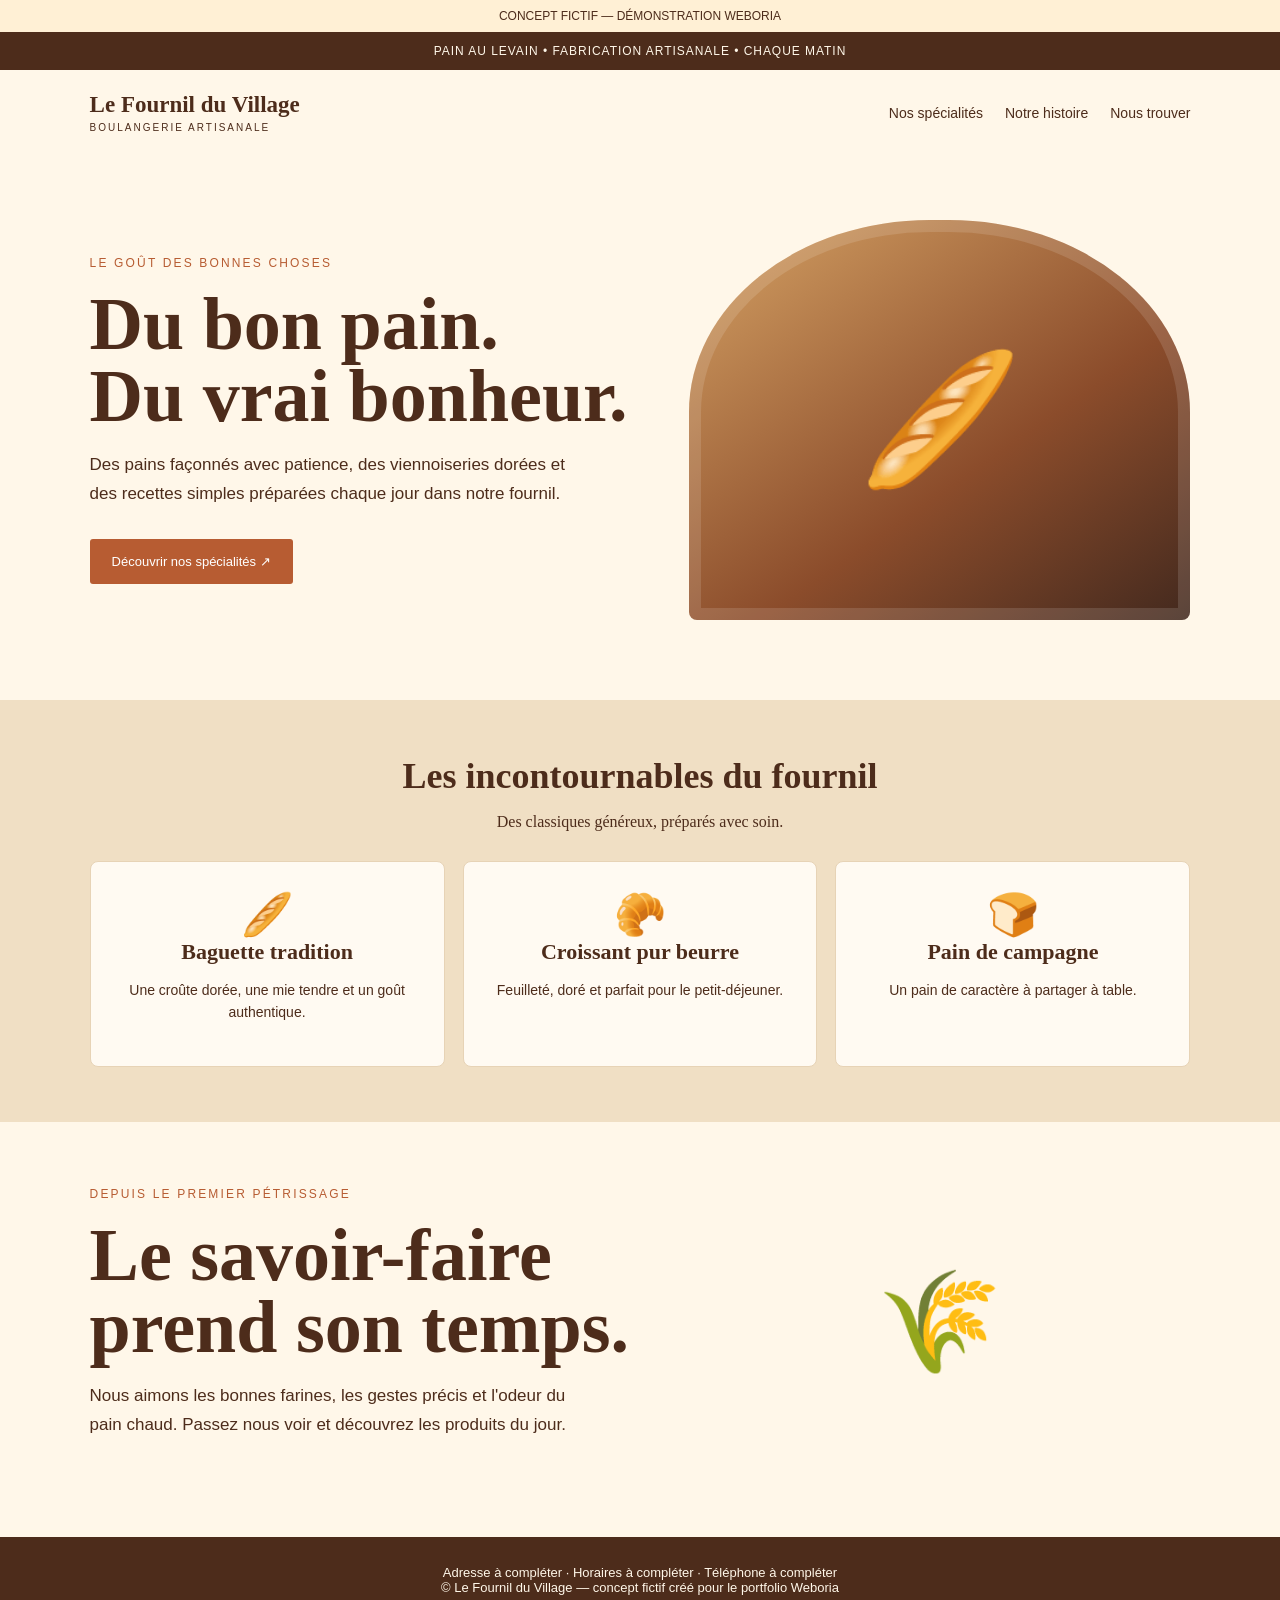
<file: 01_fournil_du_village.html>
<!doctype html>
<html lang="fr"><head><meta charset="utf-8"><meta name="viewport" content="width=device-width, initial-scale=1"><title>Le Fournil du Village — Démo Weboria</title>
<style>
:root{--cream:#fff7e9;--brown:#4d2c1b;--rust:#b75c32;--gold:#e9bd75}*{box-sizing:border-box}body{margin:0;background:var(--cream);color:var(--brown);font-family:Georgia,'Times New Roman',serif}a{color:inherit;text-decoration:none}.top{padding:12px 6%;background:var(--brown);color:#fff7e9;text-align:center;font:12px Arial,sans-serif;letter-spacing:.08em}.nav{display:flex;justify-content:space-between;align-items:center;padding:22px 7%;gap:20px}.logo{font-size:23px;font-weight:bold}.logo small{display:block;font:10px Arial,sans-serif;letter-spacing:.2em;margin-top:4px}.links{display:flex;gap:22px;font:14px Arial,sans-serif}.hero{padding:65px 7% 80px;display:grid;grid-template-columns:1.05fr .95fr;align-items:center;gap:45px}.eyebrow{font:12px Arial,sans-serif;letter-spacing:.18em;text-transform:uppercase;color:var(--rust)}h1{font-size:clamp(42px,6vw,74px);line-height:.98;margin:18px 0}.hero p{font:17px/1.7 Arial,sans-serif;max-width:480px}.btn{display:inline-block;background:var(--rust);color:white;padding:15px 22px;border-radius:3px;margin-top:14px;font:13px Arial,sans-serif}.bread{min-height:400px;border-radius:48% 48% 8px 8px;background:linear-gradient(145deg,#d6a365,#8b4c2b 60%,#43291e);display:flex;align-items:center;justify-content:center;font-size:130px;box-shadow:inset 0 0 0 12px #ffffff20}.strip{background:#f0dfc4;padding:55px 7%;text-align:center}.strip h2{font-size:36px;margin:0 0 12px}.items{display:grid;grid-template-columns:repeat(3,1fr);gap:18px;margin-top:30px}.item{background:#fffaf2;padding:28px 20px;border:1px solid #e7d3b6;border-radius:8px}.item b{font-size:22px}.item p{font:14px/1.6 Arial,sans-serif}.foot{text-align:center;padding:28px;background:var(--brown);color:var(--cream);font:13px Arial,sans-serif}.demo{font:12px Arial,sans-serif;background:#fff0d5;text-align:center;padding:9px}
@media(max-width:700px){.nav{align-items:flex-start;flex-direction:column}.links{flex-wrap:wrap;gap:12px}.hero{grid-template-columns:1fr;padding-top:35px}.bread{min-height:260px}.items{grid-template-columns:1fr}}
</style></head><body><div class="demo">CONCEPT FICTIF — DÉMONSTRATION WEBORIA</div><div class="top">PAIN AU LEVAIN • FABRICATION ARTISANALE • CHAQUE MATIN</div><nav class="nav"><div class="logo">Le Fournil du Village<small>BOULANGERIE ARTISANALE</small></div><div class="links"><a href="#specialites">Nos spécialités</a><a href="#histoire">Notre histoire</a><a href="#contact">Nous trouver</a></div></nav><main><section class="hero"><div><div class="eyebrow">Le goût des bonnes choses</div><h1>Du bon pain.<br>Du vrai bonheur.</h1><p>Des pains façonnés avec patience, des viennoiseries dorées et des recettes simples préparées chaque jour dans notre fournil.</p><a class="btn" href="#specialites">Découvrir nos spécialités ↗</a></div><div class="bread" aria-label="Illustration stylisée de pain">🥖</div></section><section class="strip" id="specialites"><h2>Les incontournables du fournil</h2><p>Des classiques généreux, préparés avec soin.</p><div class="items"><article class="item"><div style="font-size:42px">🥖</div><b>Baguette tradition</b><p>Une croûte dorée, une mie tendre et un goût authentique.</p></article><article class="item"><div style="font-size:42px">🥐</div><b>Croissant pur beurre</b><p>Feuilleté, doré et parfait pour le petit-déjeuner.</p></article><article class="item"><div style="font-size:42px">🍞</div><b>Pain de campagne</b><p>Un pain de caractère à partager à table.</p></article></div></section><section class="hero" id="histoire"><div><div class="eyebrow">Depuis le premier pétrissage</div><h1>Le savoir-faire<br>prend son temps.</h1><p>Nous aimons les bonnes farines, les gestes précis et l'odeur du pain chaud. Passez nous voir et découvrez les produits du jour.</p></div><div style="font-size:100px;text-align:center">🌾</div></section></main><footer class="foot" id="contact">Adresse à compléter · Horaires à compléter · Téléphone à compléter<br>© Le Fournil du Village — concept fictif créé pour le portfolio Weboria</footer></body></html>
</file>
